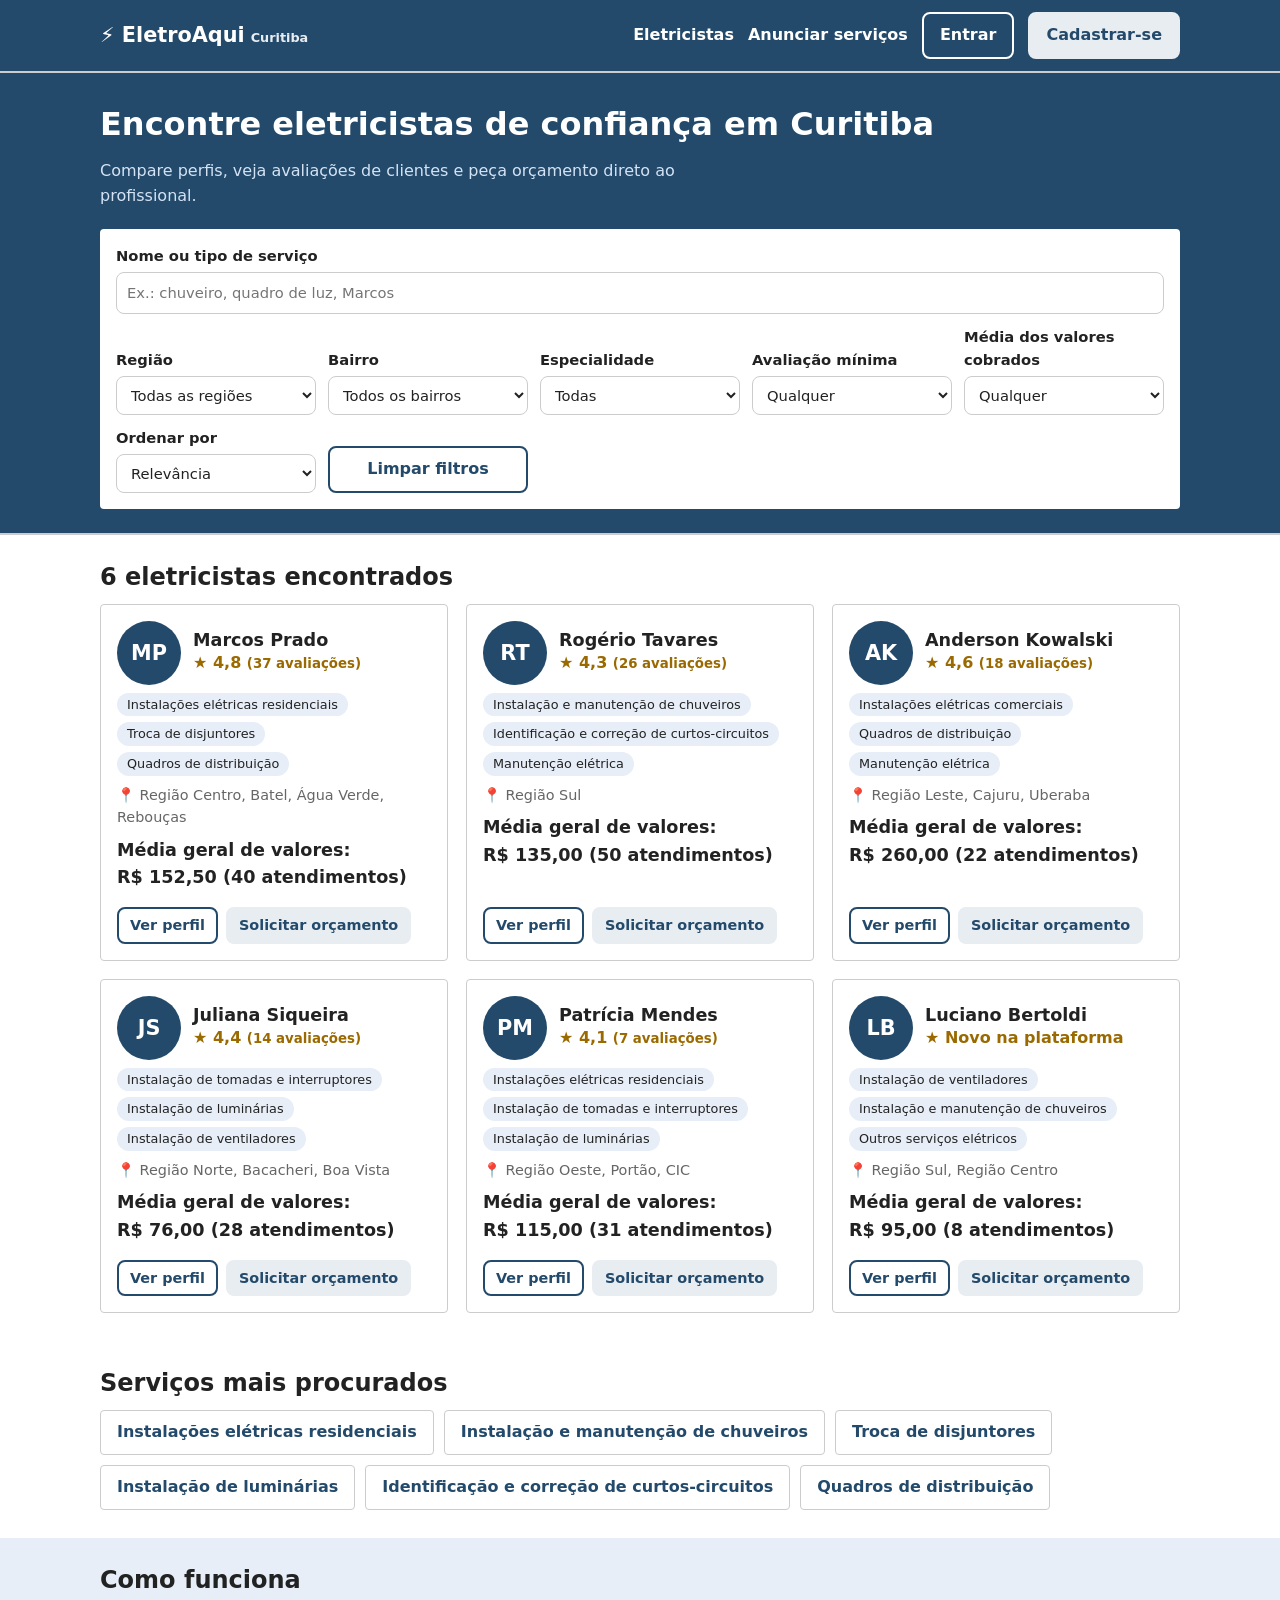
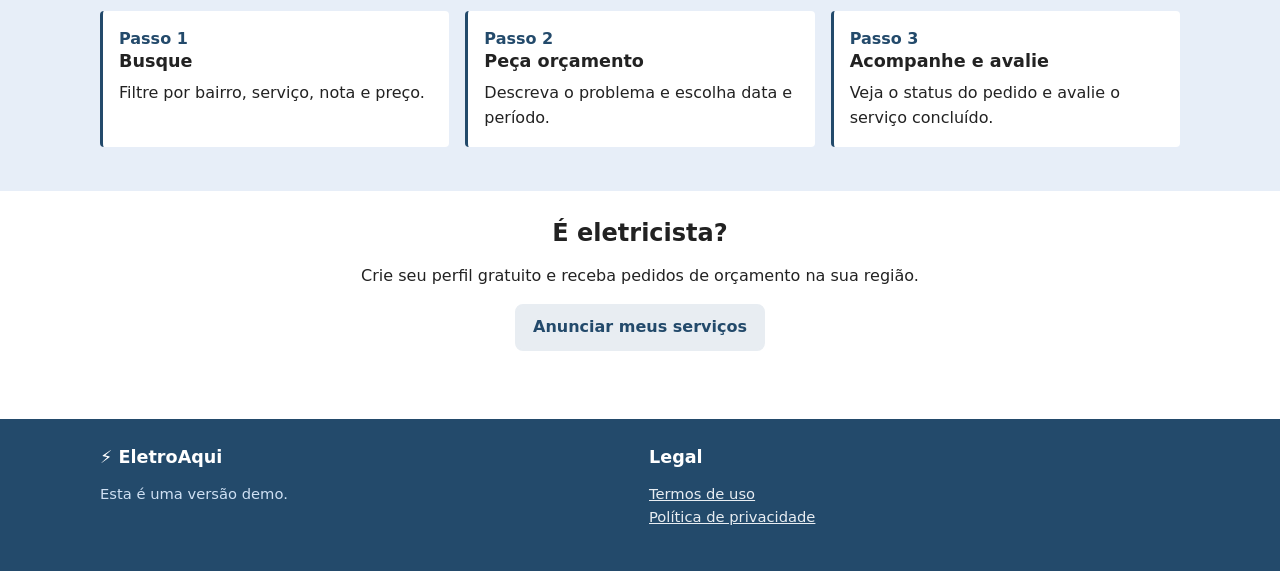
<file: index.html>
<!doctype html>
<html lang="pt-BR">
  <head>
    <meta charset="utf-8" />
    <meta name="viewport" content="width=device-width,initial-scale=1" />
    <title>Eletricistas em Curitiba — EletroAqui</title>
    <link rel="stylesheet" href="css/style.css" />
  </head>
  <body data-page="home">
    <a class="skip" href="#conteudo">Ir para o conteúdo</a>
    <header id="topo"></header>
    <main id="conteudo">
      <section class="hero">
        <div class="wrap">
          <h1>Encontre eletricistas de confiança em Curitiba</h1>
          <p>
            Compare perfis, veja avaliações de clientes e peça orçamento direto
            ao profissional.
          </p>
          <form
            id="filtros"
            class="filtros"
            role="search"
            aria-label="Buscar eletricistas"
            onsubmit="return false;"
          >
            <label class="q"
              >Nome ou tipo de serviço<input
                type="search"
                id="q"
                placeholder="Ex.: chuveiro, quadro de luz, Marcos"
            /></label>
            <label>Região<select id="regiao"></select></label
            ><label>Bairro<select id="bairro"></select></label>
            <label>Especialidade<select id="esp"></select></label>
            <label
              >Avaliação mínima<select id="nota">
                <option value="0">Qualquer</option>
                <option value="4">4 estrelas ou mais</option>
                <option value="4.5">4,5 estrelas ou mais</option>
              </select></label
            >
            <label
              >Média dos valores cobrados<select id="media">
                <option value="0">Qualquer</option>
                <option value="80">Média até R$ 80</option>
                <option value="120">Média até R$ 120</option>
                <option value="180">Média até R$ 180</option>
              </select></label
            >
            <label
              >Ordenar por<select id="ordem">
                <option value="rel">Relevância</option>
                <option value="nota">Melhor avaliação</option>
                <option value="media">Menor média</option>
              </select></label
            >
            <button
              type="button"
              class="btn ghost"
              id="limpar"
              style="color: var(--azul)"
            >
              Limpar filtros
            </button>
          </form>
        </div>
      </section>
      <section class="wrap" id="resultados">
        <h2 id="contagem" aria-live="polite"></h2>
        <div id="lista" class="grid"></div>
      </section>
      <section class="wrap">
        <h2>Serviços mais procurados</h2>
        <div id="categorias" class="cats"></div>
      </section>
      <section class="faixa">
        <div class="wrap">
          <h2>Como funciona</h2>
          <ol class="passos">
            <li>
              <h3>Busque</h3>
              Filtre por bairro, serviço, nota e preço.
            </li>
            <li>
              <h3>Peça orçamento</h3>
              Descreva o problema e escolha data e período.
            </li>
            <li>
              <h3>Acompanhe e avalie</h3>
              Veja o status do pedido e avalie o serviço concluído.
            </li>
          </ol>
        </div>
      </section>
      <section class="wrap cta">
        <h2>É eletricista?</h2>
        <p>
          Crie seu perfil gratuito e receba pedidos de orçamento na sua região.
        </p>
        <a class="btn" href="cadastro-eletricista.html"
          >Anunciar meus serviços</a
        >
      </section>
    </main>
    <footer id="rodape"></footer>
    <script src="js/script.js"></script>
    <script src="js/eletricistas.js"></script>
    <script src="js/auth.js"></script>
  </body>
</html>
</file>
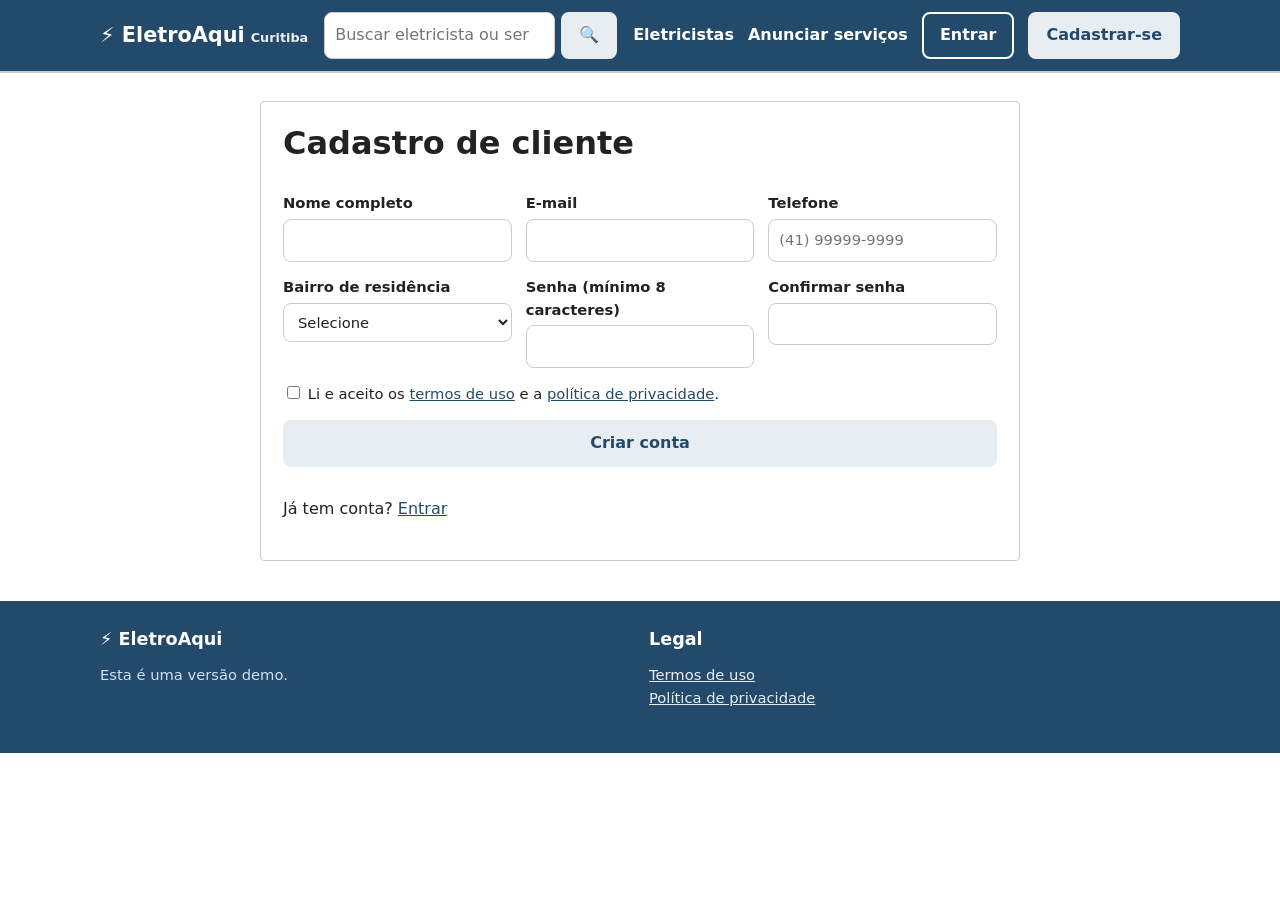
<file: cadastro-cliente.html>
<!doctype html>
<html lang="pt-BR">
  <head>
    <meta charset="utf-8" />
    <meta name="viewport" content="width=device-width,initial-scale=1" />
    <title>Cadastro de cliente — EletroAqui</title>
    <link rel="stylesheet" href="css/style.css" />
  </head>
  <body data-page="cliente">
    <a class="skip" href="#conteudo">Ir para o conteúdo</a>
    <header id="topo"></header>
    <main id="conteudo">
      <form id="form-cliente" class="form" novalidate>
        <h1>Cadastro de cliente</h1>
        <div class="dois">
          <label
            >Nome completo<input
              name="nome"
              autocomplete="name"
              required /></label
          ><label
            >E-mail<input
              type="email"
              name="email"
              autocomplete="email"
              required
          /></label>
          <label
            >Telefone<input
              type="tel"
              name="tel"
              placeholder="(41) 99999-9999"
              autocomplete="tel"
              required /></label
          ><label
            >Bairro de residência<select
              name="bairro"
              id="bairro"
              required
            ></select
          ></label>
          <label
            >Senha (mínimo 8 caracteres)<input
              type="password"
              name="senha"
              autocomplete="new-password"
              required /></label
          ><label
            >Confirmar senha<input
              type="password"
              name="senha2"
              autocomplete="new-password"
              required
          /></label>
        </div>
        <label style="font-weight: 400"
          ><input type="checkbox" name="termos" style="width: auto" /> Li e
          aceito os
          <button type="button" class="link" data-termo="termos">
            termos de uso
          </button>
          e a
          <button type="button" class="link" data-termo="privacidade">
            política de privacidade</button
          >.</label
        >
        <button class="btn">Criar conta</button>
        <p>Já tem conta? <a href="login.html">Entrar</a></p>
      </form>
    </main>
    <footer id="rodape"></footer>
    <script src="js/script.js"></script>
    <script src="js/eletricistas.js"></script>
    <script src="js/auth.js"></script>
  </body>
</html>
</file>
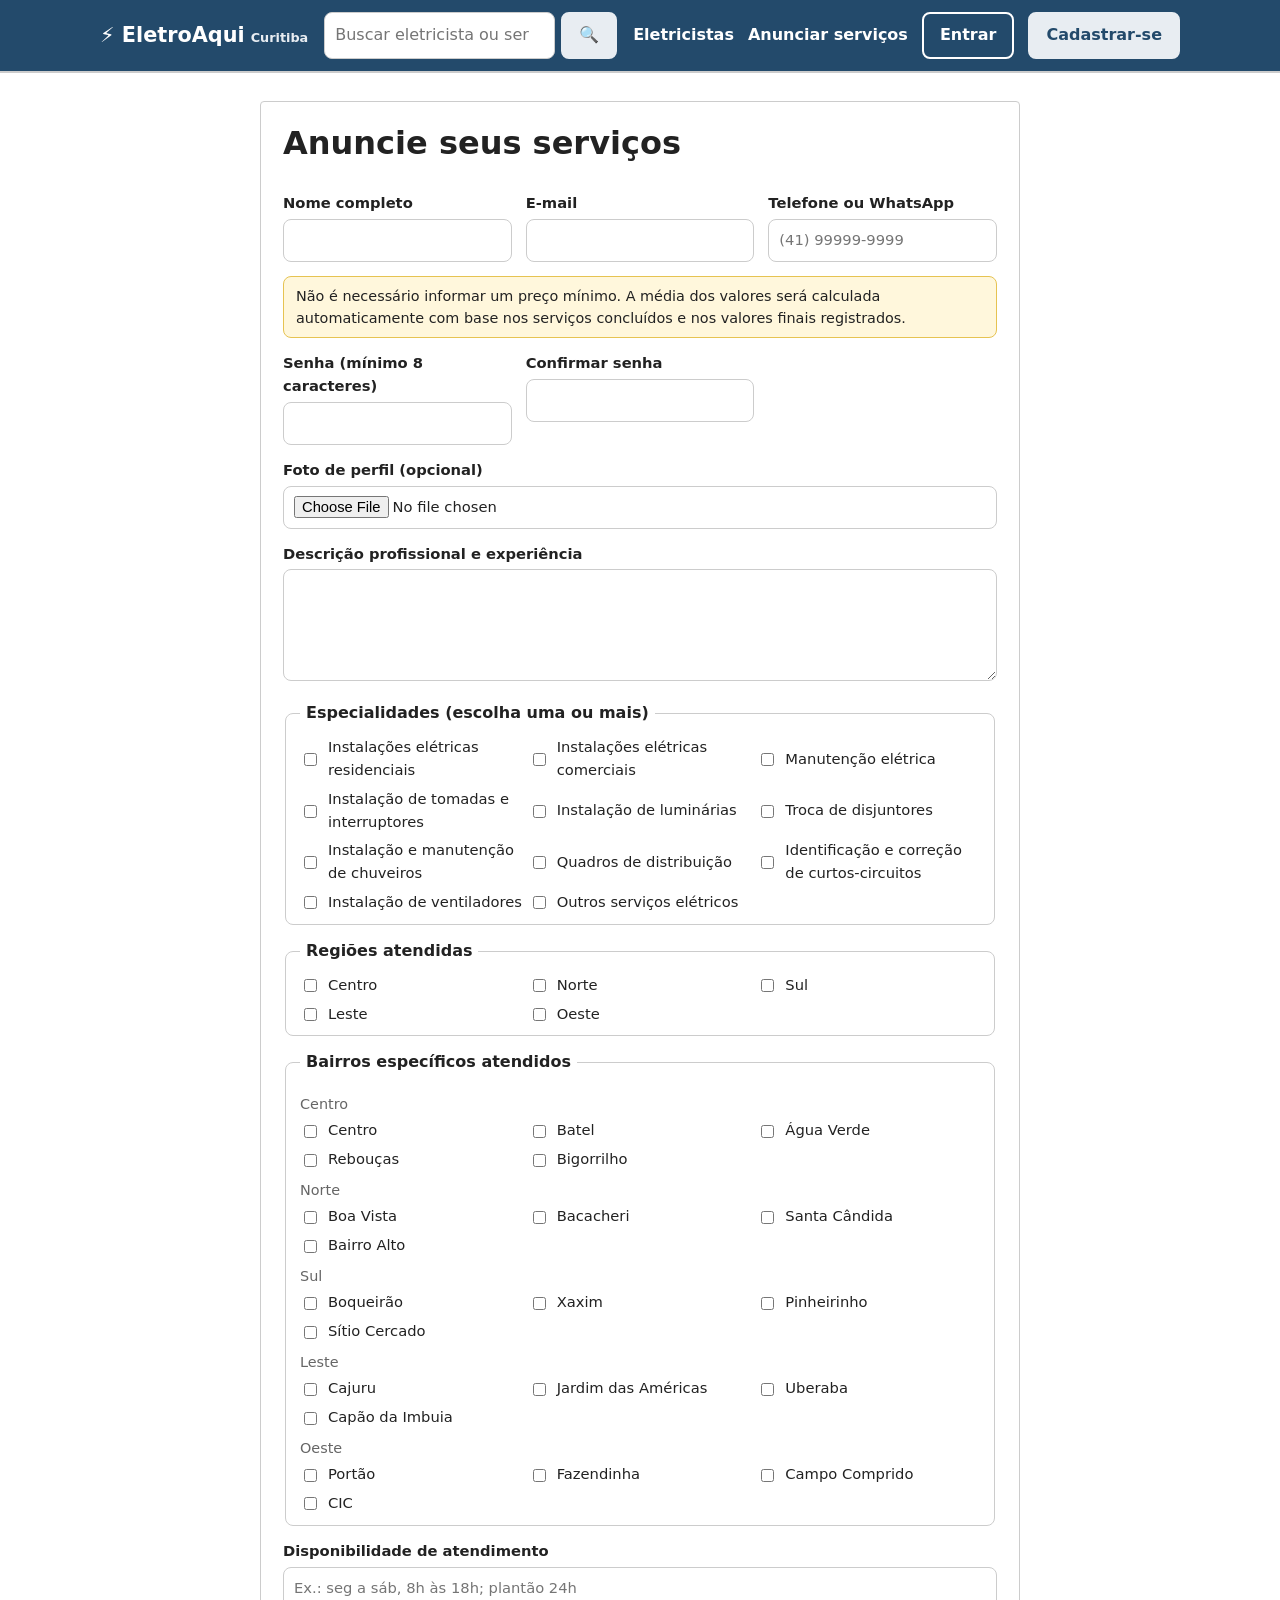
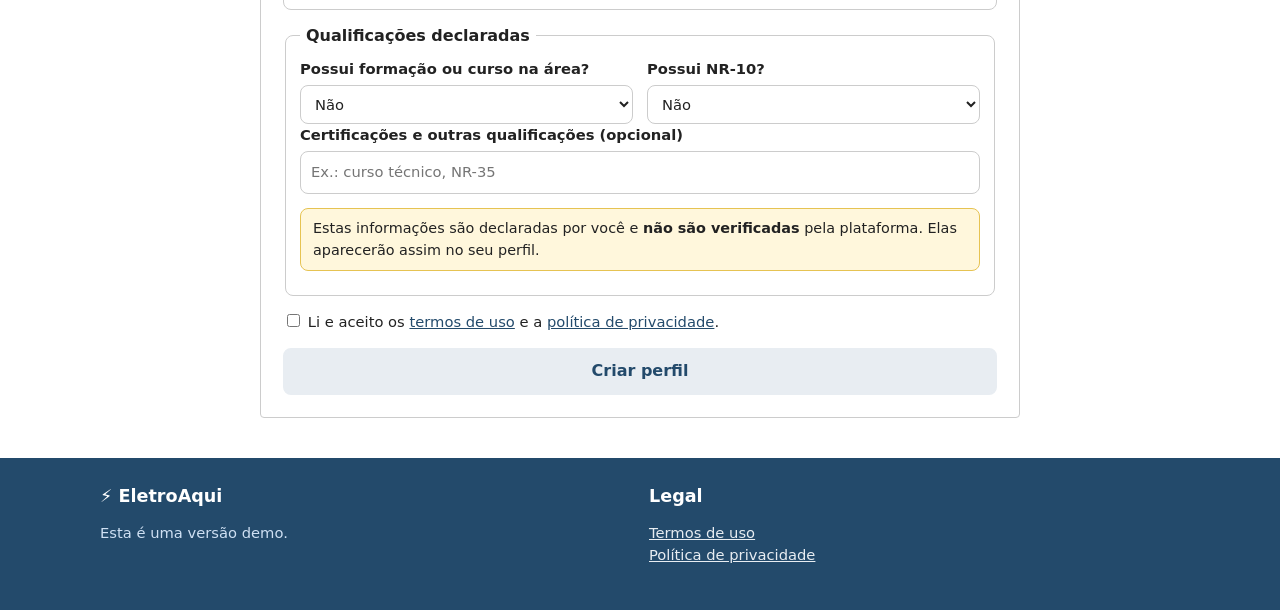
<file: cadastro-eletricista.html>
<!doctype html>
<html lang="pt-BR">
  <head>
    <meta charset="utf-8" />
    <meta name="viewport" content="width=device-width,initial-scale=1" />
    <title>Cadastro de eletricista — EletroAqui</title>
    <link rel="stylesheet" href="css/style.css" />
  </head>
  <body data-page="eletricista">
    <a class="skip" href="#conteudo">Ir para o conteúdo</a>
    <header id="topo"></header>
    <main id="conteudo">
      <form id="form-eletricista" class="form" novalidate>
        <h1 id="tit">Anuncie seus serviços</h1>
        <div class="dois">
          <label
            >Nome completo<input
              name="nome"
              autocomplete="name"
              required /></label
          ><label
            >E-mail<input
              type="email"
              name="email"
              autocomplete="email"
              required
          /></label>
          <label
            >Telefone ou WhatsApp<input
              type="tel"
              name="tel"
              placeholder="(41) 99999-9999"
              required
          /></label>
          <p class="aviso media-info">
            Não é necessário informar um preço mínimo. A média dos valores será
            calculada automaticamente com base nos serviços concluídos e nos
            valores finais registrados.
          </p>
          <label
            >Senha (mínimo 8 caracteres)<input
              type="password"
              name="senha"
              autocomplete="new-password" /></label
          ><label
            >Confirmar senha<input
              type="password"
              name="senha2"
              autocomplete="new-password"
          /></label>
        </div>
        <label
          >Foto de perfil (opcional)<input
            type="file"
            name="foto"
            accept="image/*"
        /></label>
        <label
          >Descrição profissional e experiência<textarea
            name="desc"
            rows="4"
            required
          ></textarea>
        </label>
        <fieldset>
          <legend>Especialidades (escolha uma ou mais)</legend>
          <div class="checks" id="esps"></div>
        </fieldset>
        <fieldset>
          <legend>Regiões atendidas</legend>
          <div class="checks" id="regs"></div>
        </fieldset>
        <fieldset>
          <legend>Bairros específicos atendidos</legend>
          <div id="bairros"></div>
        </fieldset>
        <label
          >Disponibilidade de atendimento<input
            name="disp"
            placeholder="Ex.: seg a sáb, 8h às 18h; plantão 24h"
            required
        /></label>
        <fieldset>
          <legend>Qualificações declaradas</legend>
          <div class="dois">
            <label
              >Possui formação ou curso na área?<select name="formacao">
                <option>Não</option>
                <option>Sim</option>
              </select></label
            >
            <label
              >Possui NR-10?<select name="nr10">
                <option>Não</option>
                <option>Sim</option>
                <option>Em andamento</option>
              </select></label
            >
          </div>
          <label
            >Certificações e outras qualificações (opcional)<input
              name="cert"
              placeholder="Ex.: curso técnico, NR-35"
          /></label>
          <p class="aviso">
            Estas informações são declaradas por você e
            <strong>não são verificadas</strong> pela plataforma. Elas
            aparecerão assim no seu perfil.
          </p>
        </fieldset>
        <label id="lt" style="font-weight: 400"
          ><input type="checkbox" name="termos" style="width: auto" /> Li e
          aceito os
          <button type="button" class="link" data-termo="termos">
            termos de uso
          </button>
          e a
          <button type="button" class="link" data-termo="privacidade">
            política de privacidade</button
          >.</label
        >
        <button class="btn" id="salvar">Criar perfil</button>
      </form>
    </main>
    <footer id="rodape"></footer>
    <script src="js/script.js"></script>
    <script src="js/eletricistas.js"></script>
    <script src="js/auth.js"></script>
  </body>
</html>
</file>
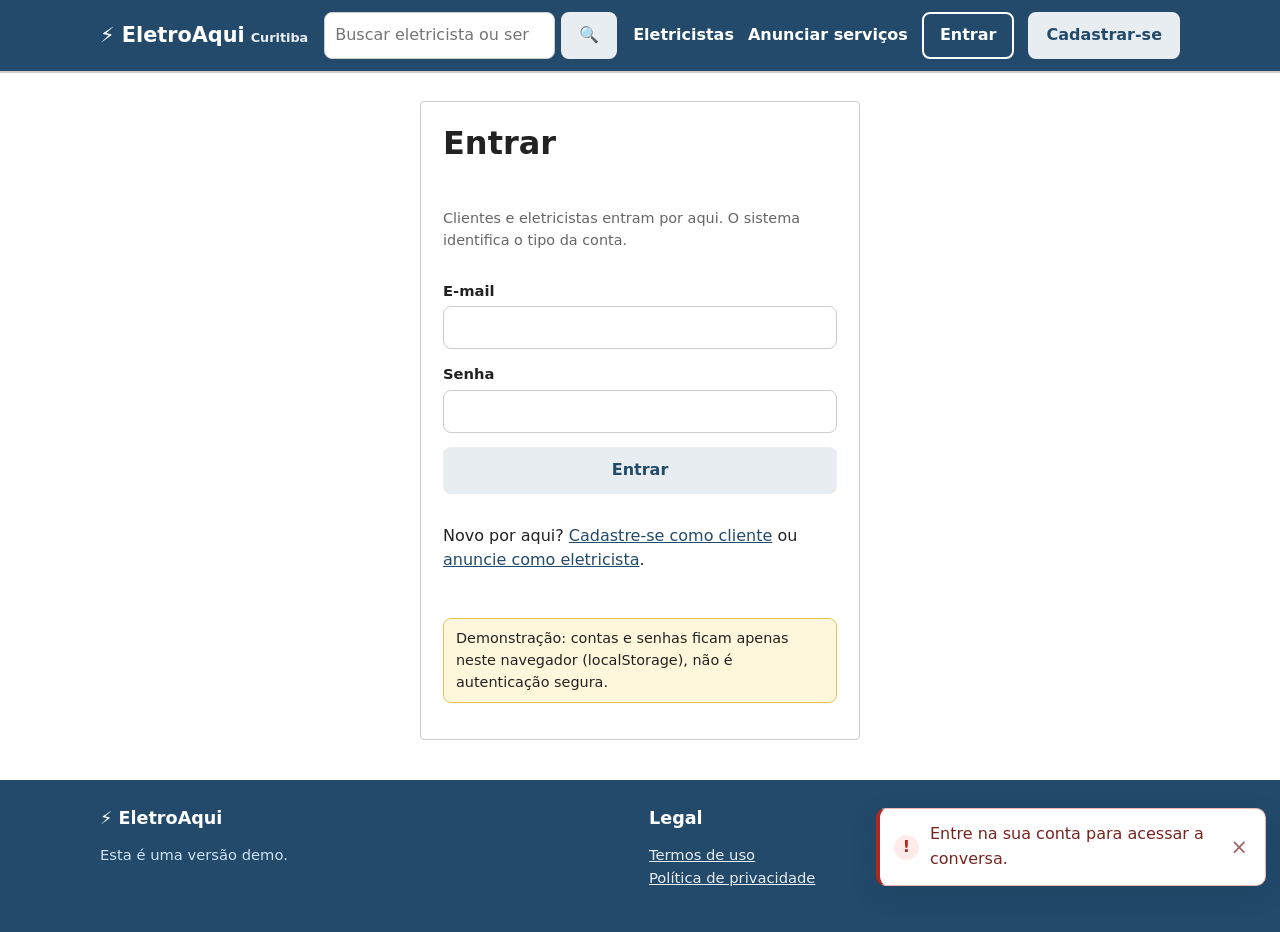
<file: chat.html>
<!doctype html>
<html lang="pt-BR">
  <head>
    <meta charset="utf-8" />
    <meta name="viewport" content="width=device-width,initial-scale=1" />
    <title>Conversa — EletroAqui</title>
    <link rel="stylesheet" href="css/style.css" />
  </head>
  <body data-page="chat">
    <a class="skip" href="#conteudo">Ir para o conteúdo</a>
    <header id="topo"></header>
    <main id="conteudo" class="wrap chat-page">
      <div id="chat"></div>
    </main>
    <footer id="rodape"></footer>
    <script src="js/script.js"></script>
    <script src="js/eletricistas.js"></script>
    <script src="js/auth.js"></script>
  </body>
</html>
</file>
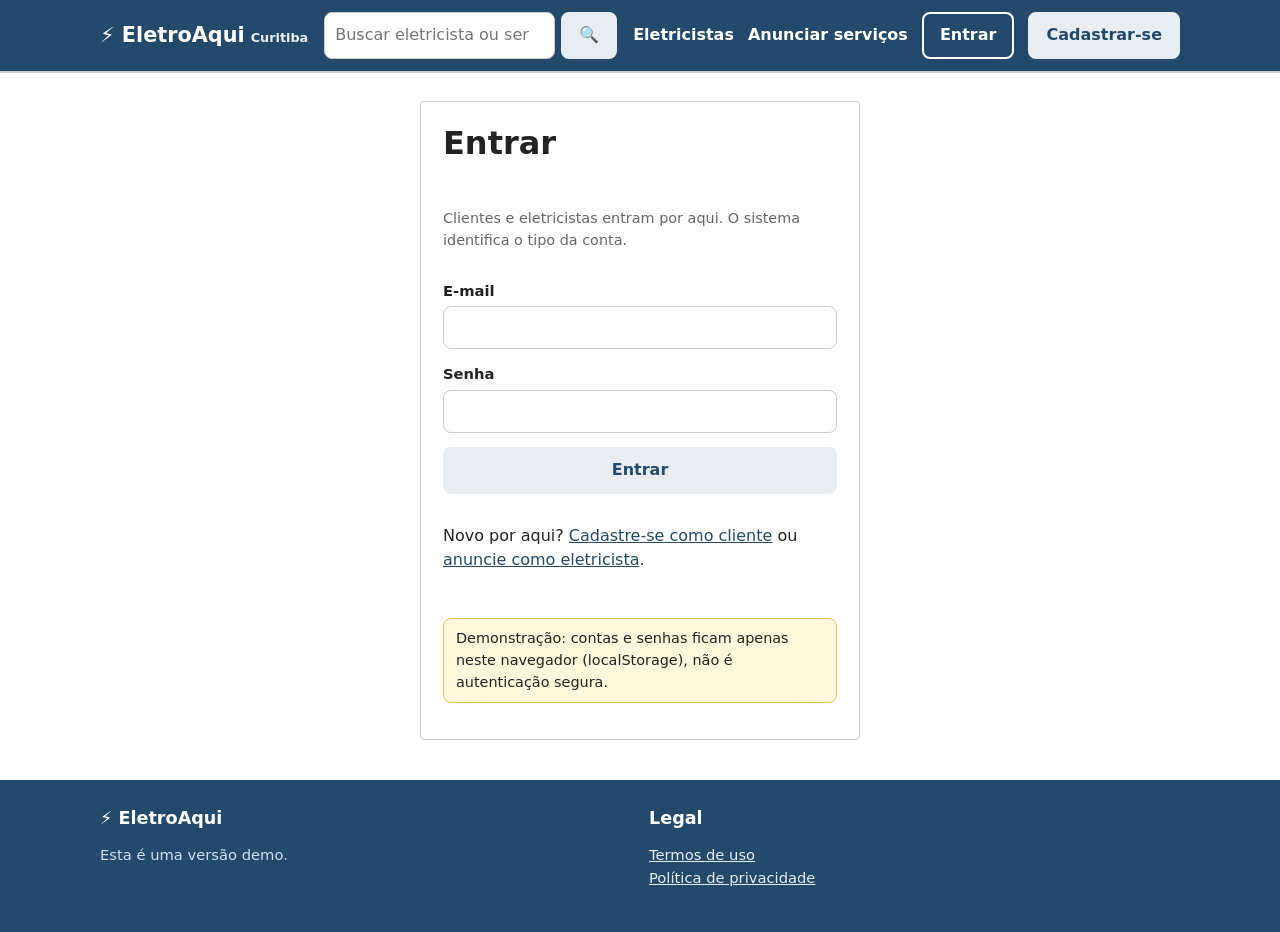
<file: login.html>
<!doctype html>
<html lang="pt-BR">
  <head>
    <meta charset="utf-8" />
    <meta name="viewport" content="width=device-width,initial-scale=1" />
    <title>Entrar — EletroAqui</title>
    <link rel="stylesheet" href="css/style.css" />
  </head>
  <body data-page="login">
    <a class="skip" href="#conteudo">Ir para o conteúdo</a>
    <header id="topo"></header>
    <main id="conteudo">
      <form id="form-login" class="form estreito" novalidate>
        <h1>Entrar</h1>
        <p class="mut">
          Clientes e eletricistas entram por aqui. O sistema identifica o tipo
          da conta.
        </p>
        <label
          >E-mail<input
            type="email"
            name="email"
            autocomplete="email"
            required /></label
        ><label
          >Senha<input
            type="password"
            name="senha"
            autocomplete="current-password"
            required
        /></label>
        <button class="btn">Entrar</button>
        <p>
          Novo por aqui?
          <a href="cadastro-cliente.html">Cadastre-se como cliente</a> ou
          <a href="cadastro-eletricista.html">anuncie como eletricista</a>.
        </p>
        <p class="aviso">
          Demonstração: contas e senhas ficam apenas neste navegador
          (localStorage), não é autenticação segura.
        </p>
      </form>
    </main>
    <footer id="rodape"></footer>
    <script src="js/script.js"></script>
    <script src="js/eletricistas.js"></script>
    <script src="js/auth.js"></script>
  </body>
</html>
</file>
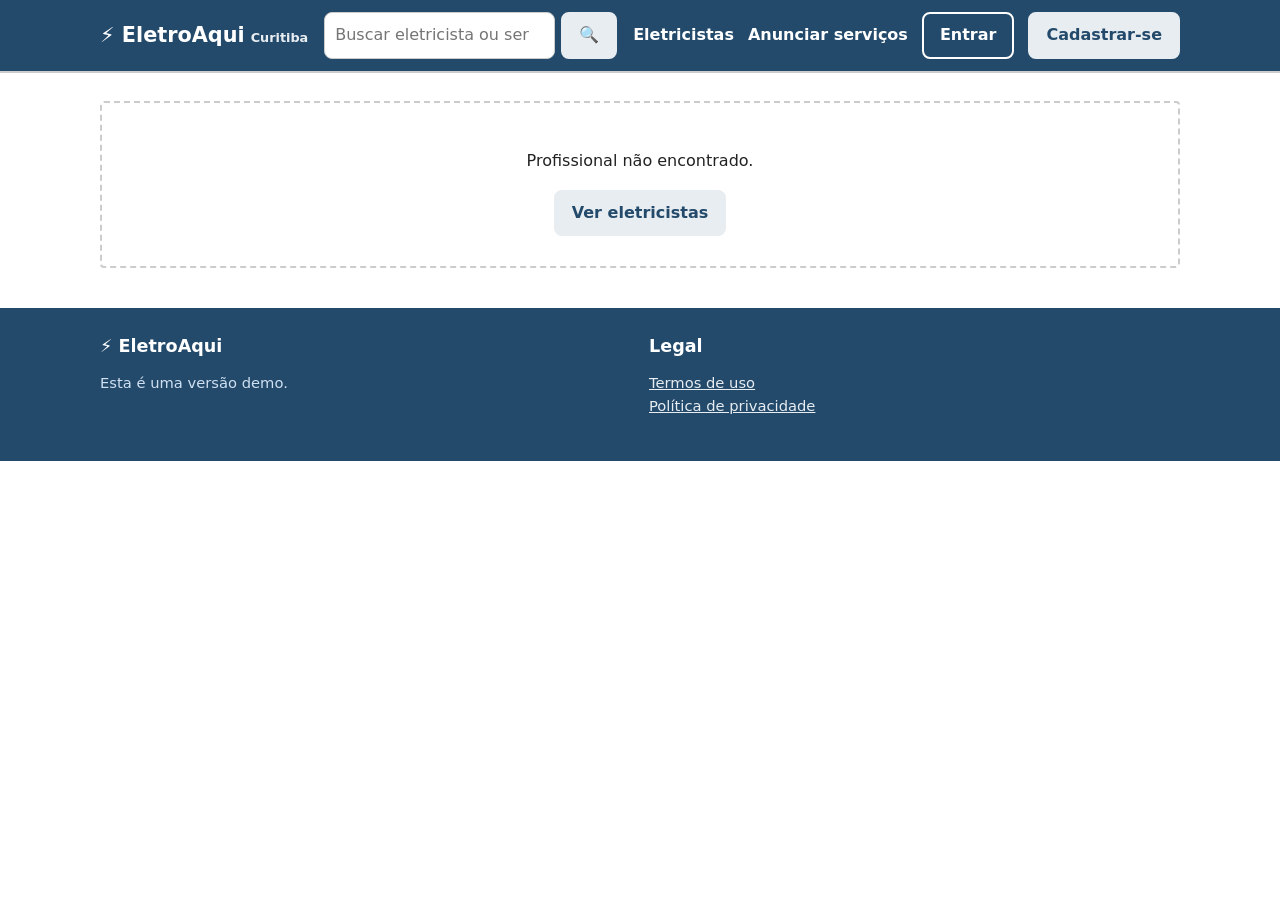
<file: perfil.html>
<!doctype html>
<html lang="pt-BR">
  <head>
    <meta charset="utf-8" />
    <meta name="viewport" content="width=device-width,initial-scale=1" />
    <title>Perfil do eletricista — EletroAqui</title>
    <link rel="stylesheet" href="css/style.css" />
  </head>
  <body data-page="perfil">
    <a class="skip" href="#conteudo">Ir para o conteúdo</a>
    <header id="topo"></header>
    <main id="conteudo">
      <div class="wrap" id="perfil"></div>
    </main>
    <footer id="rodape"></footer>
    <script src="js/script.js"></script>
    <script src="js/eletricistas.js"></script>
    <script src="js/auth.js"></script>
  </body>
</html>
</file>
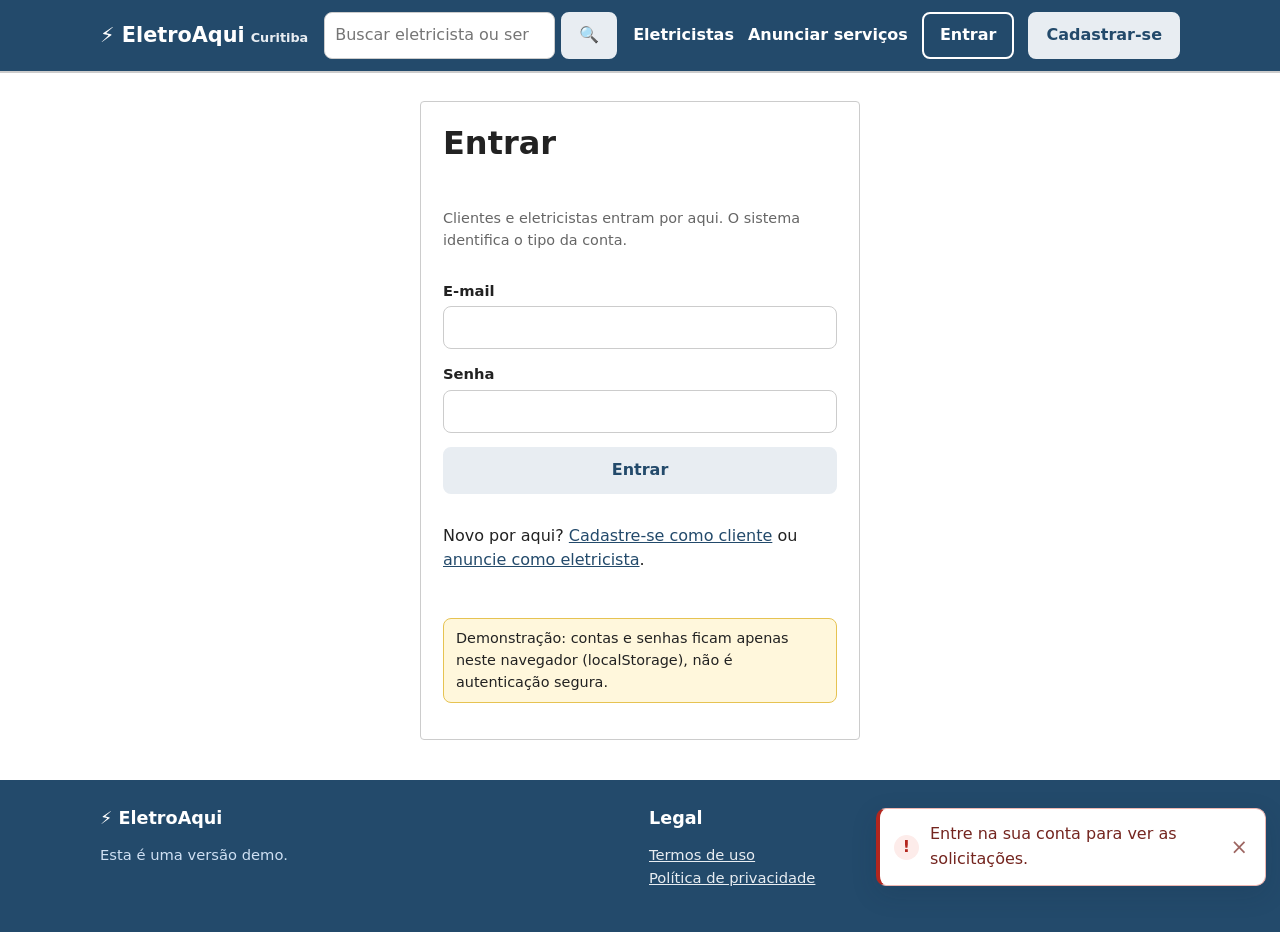
<file: solicitacoes.html>
<!doctype html>
<html lang="pt-BR">
  <head>
    <meta charset="utf-8" />
    <meta name="viewport" content="width=device-width,initial-scale=1" />
    <title>Solicitações — EletroAqui</title>
    <link rel="stylesheet" href="css/style.css" />
  </head>
  <body data-page="sol">
    <a class="skip" href="#conteudo">Ir para o conteúdo</a>
    <header id="topo"></header>
    <main id="conteudo">
      <div class="wrap" style="padding-top: 28px">
        <h1 id="titulo">Solicitações</h1>
        <div id="extra"></div>
        <div id="sol" class="grid" style="grid-template-columns: 1fr"></div>
      </div>
    </main>
    <footer id="rodape"></footer>
    <script src="js/script.js"></script>
    <script src="js/eletricistas.js"></script>
    <script src="js/auth.js"></script>
  </body>
</html>
</file>
<file: css/style.css>
:root {
  --azul: #234a6b;
  --azul2: #234a6b;
  --am: #e8edf2;
  --bg: #fff;
  --tx: #222;
  --mut: #666;
  --bd: #ccc;
  --ok: #1f7a4d;
  --err: #b3261e;
  --r: 4px;
}
* {
  box-sizing: border-box;
}
body {
  margin: 0;
  font:
    16px/1.55 system-ui,
    "Segoe UI",
    Roboto,
    sans-serif;
  color: var(--tx);
  background: var(--bg);
}
h1,
h2,
h3 {
  line-height: 1.2;
  margin: 0 0 0.5em;
}
h1 {
  font-size: 2rem;
}
h2 {
  font-size: 1.5rem;
}
h3 {
  font-size: 1.1rem;
}
a {
  color: var(--azul2);
}
:focus-visible {
  outline: 3px solid #1a73e8;
  outline-offset: 2px;
}
.wrap {
  max-width: 1120px;
  margin: 0 auto;
  padding: 0 20px;
}
.skip {
  position: absolute;
  left: -999px;
}
.skip:focus {
  left: 8px;
  top: 8px;
  background: #fff;
  padding: 8px;
  z-index: 99;
}
header#topo {
  background: var(--azul);
  color: #fff;
  border-bottom: 2px solid var(--bd);
}
.bar {
  display: flex;
  align-items: center;
  gap: 16px;
  flex-wrap: wrap;
  padding-top: 12px;
  padding-bottom: 12px;
}
.logo {
  color: #fff;
  font-weight: 800;
  font-size: 1.3rem;
  text-decoration: none;
}
.logo small {
  color: var(--am);
  font-weight: 600;
  margin-left: 6px;
  font-size: 0.8rem;
}
.busca {
  display: flex;
  gap: 6px;
  flex: 1;
  min-width: 180px;
  max-width: 340px;
}
.busca input {
  flex: 1;
}
nav {
  display: flex;
  align-items: center;
  gap: 14px;
  margin-left: auto;
  flex-wrap: wrap;
}
nav a:not(.btn) {
  color: #fff;
  text-decoration: none;
  font-weight: 600;
}
nav a:not(.btn):hover {
  color: var(--am);
}
.ola {
  color: #cfe0f3;
  font-size: 0.9rem;
}
.menu {
  display: none;
}
.btn {
  display: inline-block;
  background: var(--am);
  color: var(--azul);
  border: 2px solid var(--am);
  padding: 9px 16px;
  border-radius: 8px;
  font: inherit;
  font-weight: 700;
  text-decoration: none;
  cursor: pointer;
}
.btn:hover {
  filter: brightness(0.95);
}
.btn.ghost {
  background: transparent;
  color: inherit;
  border-color: currentColor;
}
.btn.perigo {
  background: var(--err);
  border-color: var(--err);
  color: #fff;
}
header .btn.ghost {
  color: #fff;
}
.btn.peq {
  padding: 5px 11px;
  font-size: 0.9rem;
}
button.link {
  background: none;
  border: 0;
  color: var(--azul2);
  text-decoration: underline;
  cursor: pointer;
  font: inherit;
  padding: 0;
}
input,
select,
textarea {
  font: inherit;
  padding: 9px 10px;
  border: 1px solid var(--bd);
  border-radius: 8px;
  background: #fff;
  color: var(--tx);
  width: 100%;
}
label {
  display: block;
  font-weight: 600;
  font-size: 0.92rem;
}
label > input,
label > select,
label > textarea {
  margin-top: 4px;
  font-weight: 400;
}
.hero {
  background: var(--azul);
  color: #fff;
  padding: 32px 0 24px;
  border-bottom: 2px solid var(--bd);
}
.hero p {
  max-width: 60ch;
  color: #d4e3f4;
}
.filtros {
  display: grid;
  grid-template-columns: repeat(auto-fit, minmax(170px, 1fr));
  gap: 12px;
  background: #fff;
  color: var(--tx);
  padding: 16px;
  border-radius: var(--r);
  margin-top: 20px;
  align-items: end;
}
.filtros .q {
  grid-column: 1/-1;
}
section.wrap,
.faixa .wrap {
  padding-top: 28px;
  padding-bottom: 28px;
}
.grid {
  display: grid;
  grid-template-columns: repeat(auto-fill, minmax(300px, 1fr));
  gap: 18px;
}
.card {
  background: #fff;
  border: 1px solid var(--bd);
  border-radius: var(--r);
  padding: 16px;
  display: flex;
  flex-direction: column;
  gap: 8px;
}
.card p {
  margin: 0;
}
.head {
  display: flex;
  gap: 12px;
  align-items: center;
}
.av {
  width: 64px;
  height: 64px;
  border-radius: 50%;
  object-fit: cover;
  background: var(--azul2);
  color: #fff;
  display: grid;
  place-items: center;
  font-weight: 800;
  font-size: 1.3rem;
  flex: none;
}
.av.g {
  width: 104px;
  height: 104px;
  font-size: 2rem;
}
.stars {
  color: #9a6a00;
  font-weight: 700;
}
.chips {
  display: flex;
  flex-wrap: wrap;
  gap: 6px;
}
.chips span {
  background: #e7eef8;
  border-radius: 20px;
  padding: 2px 10px;
  font-size: 0.8rem;
}
.price {
  font-weight: 800;
  font-size: 1.1rem;
}
.mut {
  color: var(--mut);
  font-size: 0.9rem;
}
.acoes {
  display: flex;
  gap: 8px;
  flex-wrap: wrap;
  margin-top: auto;
  padding-top: 8px;
}
.cats {
  display: flex;
  flex-wrap: wrap;
  gap: 10px;
}
.cats button {
  background: #fff;
  border: 1px solid var(--bd);
  border-radius: var(--r);
  padding: 9px 16px;
  font: inherit;
  font-weight: 700;
  color: var(--azul);
  cursor: pointer;
}
.cats button:hover {
  background: var(--am);
}
.faixa {
  background: #e7eef8;
}
.passos {
  display: grid;
  grid-template-columns: repeat(auto-fit, minmax(230px, 1fr));
  gap: 16px;
  padding: 0;
  list-style: none;
  counter-reset: p;
}
.passos li {
  counter-increment: p;
  background: #fff;
  border-radius: var(--r);
  padding: 16px;
  border-left: 3px solid var(--azul);
}
.passos li:before {
  content: "Passo " counter(p);
  display: block;
  font-weight: 800;
  color: var(--azul2);
}
.cta {
  text-align: center;
}
.vazio {
  background: #fff;
  border: 2px dashed var(--bd);
  border-radius: var(--r);
  padding: 30px;
  text-align: center;
  grid-column: 1/-1;
}
.form {
  background: #fff;
  border: 1px solid var(--bd);
  border-radius: var(--r);
  padding: 22px;
  max-width: 760px;
  margin: 28px auto;
  display: grid;
  gap: 14px;
}
.form.estreito {
  max-width: 440px;
}
fieldset {
  border: 1px solid var(--bd);
  border-radius: 8px;
  padding: 10px 14px;
}
legend {
  font-weight: 700;
  padding: 0 6px;
}
.checks {
  display: grid;
  grid-template-columns: repeat(auto-fill, minmax(210px, 1fr));
  gap: 6px;
}
.checks label {
  font-weight: 400;
  display: flex;
  gap: 8px;
  align-items: center;
}
.checks input {
  width: auto;
}
.dois {
  display: grid;
  grid-template-columns: repeat(auto-fit, minmax(220px, 1fr));
  gap: 14px;
}
.alert {
  padding: 14px 16px;
  border: 1px solid #efb6b1;
  border-left: 4px solid var(--err);
  border-radius: 8px;
  background: #fff7f6;
  color: #74251f;
  box-shadow: 0 3px 12px #14263d0a;
}
.alert-titulo {
  display: flex;
  align-items: center;
  gap: 9px;
  margin-bottom: 6px;
}
.alert-titulo span {
  display: grid;
  width: 22px;
  height: 22px;
  place-items: center;
  border-radius: 50%;
  background: var(--err);
  color: #fff;
  font-size: 0.85rem;
  font-weight: 800;
}
.alert ul {
  display: grid;
  gap: 3px;
  margin: 0;
  padding-left: 31px;
}
.aviso {
  background: #fff7dc;
  border: 1px solid #e6c352;
  border-radius: 8px;
  padding: 8px 12px;
  font-size: 0.9rem;
}
.badge {
  display: inline-block;
  padding: 2px 10px;
  border-radius: 20px;
  font-size: 0.82rem;
  font-weight: 700;
  background: #e7eef8;
}
.st-Pendente {
  background: #fff0c2;
}
.st-Aceita,
.st-Concluída {
  background: #d5f0e0;
}
.st-Em\ andamento {
  background: #d6e8ff;
}
.st-Recusada,
.st-Cancelada {
  background: #f6d9d6;
}
.perfil {
  display: grid;
  grid-template-columns: 2fr 1fr;
  gap: 22px;
  padding-top: 28px;
}
.perfil > div {
  display: grid;
  gap: 16px;
  align-content: start;
}
.box {
  background: #fff;
  border: 1px solid var(--bd);
  border-radius: var(--r);
  padding: 18px;
}
.box .form {
  margin: 0;
  padding: 0;
  border: 0;
}
.fotos {
  display: flex;
  gap: 6px;
  flex-wrap: wrap;
}
.fotos img {
  width: 70px;
  height: 70px;
  object-fit: cover;
  border-radius: 6px;
}
.chat-page {
  min-height: 65vh;
}
.chat-box {
  max-width: 760px;
  min-height: 520px;
  margin: 32px auto;
  padding: 0;
  overflow: hidden;
  border: 1px solid #dce3eb;
  border-radius: 12px;
  background: #fff;
  box-shadow: 0 8px 28px #14263d12;
}
.chat-header {
  display: flex;
  align-items: center;
  gap: 14px;
  padding: 18px 22px;
  border-bottom: 1px solid #e5eaf0;
  background: #fff;
}
.chat-voltar {
  display: grid;
  width: 36px;
  height: 36px;
  place-items: center;
  border: 1px solid var(--bd);
  border-radius: 50%;
  color: var(--azul);
  font-size: 1.25rem;
  text-decoration: none;
}
.chat-avatar {
  display: grid;
  width: 46px;
  height: 46px;
  flex: none;
  place-items: center;
  border-radius: 50%;
  background: #e7eef8;
  color: var(--azul);
  font-weight: 800;
}
.chat-contato {
  min-width: 0;
}
.chat-contato h1 {
  margin: 0 0 4px;
  font-size: 1.15rem;
}
.chat-contato p {
  display: flex;
  flex-wrap: wrap;
  align-items: center;
  gap: 8px;
  margin: 0;
  color: var(--mut);
  font-size: 0.9rem;
}
.chat-aviso {
  margin: 16px 22px 0;
  padding: 9px 12px;
  border-radius: 6px;
  background: #f3f6fa;
  color: var(--mut);
  font-size: 0.85rem;
}
.chat-mensagens {
  display: grid;
  align-content: start;
  gap: 12px;
  height: min(52vh, 480px);
  overflow-y: auto;
  padding: 20px 22px;
  scroll-behavior: smooth;
}
.chat-vazio {
  align-self: center;
  justify-self: center;
  padding: 12px;
  color: var(--mut);
  text-align: center;
}
.chat-mensagem {
  justify-self: start;
  max-width: 85%;
  padding: 10px 14px;
  border: 1px solid #e1e6ec;
  border-radius: 14px 14px 14px 4px;
  background: #f3f6fa;
  overflow-wrap: anywhere;
}
.chat-mensagem.propria {
  justify-self: end;
  border-color: var(--azul);
  border-radius: 14px 14px 4px 14px;
  background: var(--azul);
  color: #fff;
}
.chat-mensagem p {
  display: flex;
  flex-wrap: wrap;
  align-items: baseline;
  gap: 8px;
  margin: 0 0 4px;
  font-size: 0.85rem;
}
.chat-mensagem time {
  color: var(--mut);
  font-size: 0.75rem;
}
.chat-mensagem.propria time {
  color: #d7e5f1;
}
.chat-mensagem div {
  white-space: pre-wrap;
  line-height: 1.45;
}
.chat-form {
  display: flex;
  align-items: end;
  gap: 10px;
  padding: 14px 22px 20px;
  border-top: 1px solid #e5eaf0;
  background: #fff;
}
.chat-form textarea {
  min-height: 48px;
  max-height: 140px;
  resize: vertical;
  border-radius: 10px;
  background: #f9fafb;
}
.chat-form .btn {
  flex: none;
  border-color: var(--azul);
  border-radius: 10px;
  background: var(--azul);
  color: #fff;
}
.chat-encerrado {
  margin: 0;
  padding: 16px 22px;
  border-top: 1px solid #e5eaf0;
  color: var(--mut);
  text-align: center;
}
.valor-servico {
  margin: 0;
  padding: 10px 12px;
  border-radius: var(--r);
  background: #f3f6fa;
}
.proposta-valor {
  padding: 14px;
  border: 1px solid #d5a900;
  border-radius: var(--r);
  background: #fff9e6;
}
.proposta-valor h4,
.form-proposta h4 {
  margin: 0 0 8px;
  color: var(--azul);
}
.proposta-valor p {
  margin: 6px 0;
}
.proposta-status {
  color: var(--mut);
  font-size: 0.9rem;
}
.form-proposta {
  display: grid;
  gap: 10px;
  padding: 14px;
  border: 1px solid var(--bd);
  border-radius: var(--r);
  background: #f8fafc;
}
.form-proposta p {
  margin: 0;
}
.form-proposta .dois {
  align-items: start;
}
.media-info {
  grid-column: 1 / -1;
  margin: 0;
}
.referencia-valor {
  margin: 0;
  padding: 10px 12px;
  border-left: 3px solid var(--azul2);
  border-radius: var(--r);
  background: #f3f6fa;
  color: var(--mut);
  font-size: 0.9rem;
}
.medias-servicos {
  display: grid;
  gap: 6px;
  padding-left: 20px;
}
.sr-only {
  position: absolute;
  width: 1px;
  height: 1px;
  overflow: hidden;
  clip: rect(0, 0, 0, 0);
  white-space: nowrap;
  clip-path: inset(50%);
}
footer {
  background: var(--azul);
  color: #cfe0f3;
  margin-top: 40px;
  padding: 28px 0;
  font-size: 0.92rem;
}
footer .wrap {
  display: grid;
  grid-template-columns: repeat(auto-fit, minmax(220px, 1fr));
  gap: 18px;
}
footer button.link {
  color: var(--am);
}
footer h3 {
  color: #fff;
}
#toasts {
  position: fixed;
  right: 14px;
  bottom: 14px;
  display: grid;
  gap: 8px;
  z-index: 100;
  width: min(390px, calc(100vw - 28px));
}
.toast {
  display: flex;
  align-items: center;
  gap: 11px;
  padding: 13px 14px;
  border: 1px solid #b6d8c6;
  border-left: 4px solid var(--ok);
  border-radius: 10px;
  background: #fff;
  color: #20362a;
  box-shadow: 0 8px 26px #14263d26;
  animation: toast-in 0.2s ease-out;
}
.toast.err {
  border-color: #efb6b1;
  border-left-color: var(--err);
  color: #74251f;
}
.toast-icone {
  display: grid;
  width: 25px;
  height: 25px;
  flex: none;
  place-items: center;
  border-radius: 50%;
  background: #e6f4eb;
  color: var(--ok);
  font-weight: 800;
}
.toast.err .toast-icone {
  background: #fdecea;
  color: var(--err);
}
.toast-texto {
  flex: 1;
}
.toast-fechar {
  flex: none;
  padding: 0 3px;
  border: 0;
  background: transparent;
  color: inherit;
  font: inherit;
  font-size: 1.3rem;
  line-height: 1;
  cursor: pointer;
  opacity: 0.7;
}
.toast-fechar:hover {
  opacity: 1;
}
dialog {
  border: 0;
  border-radius: var(--r);
  max-width: 520px;
  padding: 22px;
}
dialog::backdrop {
  background: #0008;
}
.confirm-dialog {
  width: min(420px, calc(100vw - 32px));
  padding: 28px;
  border: 1px solid #dce3eb;
  border-radius: 14px;
  color: var(--tx);
  text-align: center;
  box-shadow: 0 18px 55px #14263d38;
}
.confirm-dialog::backdrop {
  background: #14263d80;
  backdrop-filter: blur(2px);
}
.confirm-icon {
  display: grid;
  width: 52px;
  height: 52px;
  margin: 0 auto 14px;
  place-items: center;
  border-radius: 50%;
  background: #eaf0f6;
  color: var(--azul);
  font-size: 1.5rem;
  font-weight: 800;
}
.confirm-dialog h2 {
  margin-bottom: 8px;
}
.confirm-dialog > p {
  margin: 0;
  color: var(--mut);
}
.confirm-actions {
  display: flex;
  justify-content: center;
  gap: 10px;
  margin-top: 24px;
}
.confirm-actions .btn {
  border-radius: 6px;
}
.confirm-actions .btn.ghost {
  border: 1px solid var(--bd);
  background: #fff;
  color: var(--tx);
}
.confirm-actions .btn-sair {
  border-color: var(--err);
  background: var(--err);
  color: #fff;
}
@media (max-width: 760px) {
  .menu {
    display: block;
    margin-left: auto;
    background: var(--am);
    border: 1px solid var(--bd);
    border-radius: var(--r);
    padding: 8px 14px;
    font-weight: 700;
  }
  nav {
    display: none;
    width: 100%;
    flex-direction: column;
    align-items: flex-start;
  }
  nav.open {
    display: flex;
  }
  .busca {
    max-width: none;
    order: 3;
    flex-basis: 100%;
  }
  .perfil {
    grid-template-columns: 1fr;
  }
  .chat-box {
    min-height: 0;
    margin: 18px auto;
  }
  .chat-header {
    gap: 10px;
    padding: 14px;
  }
  .chat-avatar {
    width: 40px;
    height: 40px;
  }
  .chat-aviso {
    margin: 12px 14px 0;
  }
  .chat-mensagens {
    height: 50vh;
    padding: 16px 14px;
  }
  .chat-form {
    gap: 8px;
    padding: 12px 14px 14px;
  }
  .chat-form .btn {
    padding: 9px 12px;
  }
  .confirm-dialog {
    padding: 24px 18px;
  }
  .confirm-actions {
    flex-direction: column-reverse;
  }
}
@media (prefers-reduced-motion: no-preference) {
  @keyframes toast-in {
    from {
      transform: translateY(10px);
      opacity: 0;
    }
  }
}
</file>
